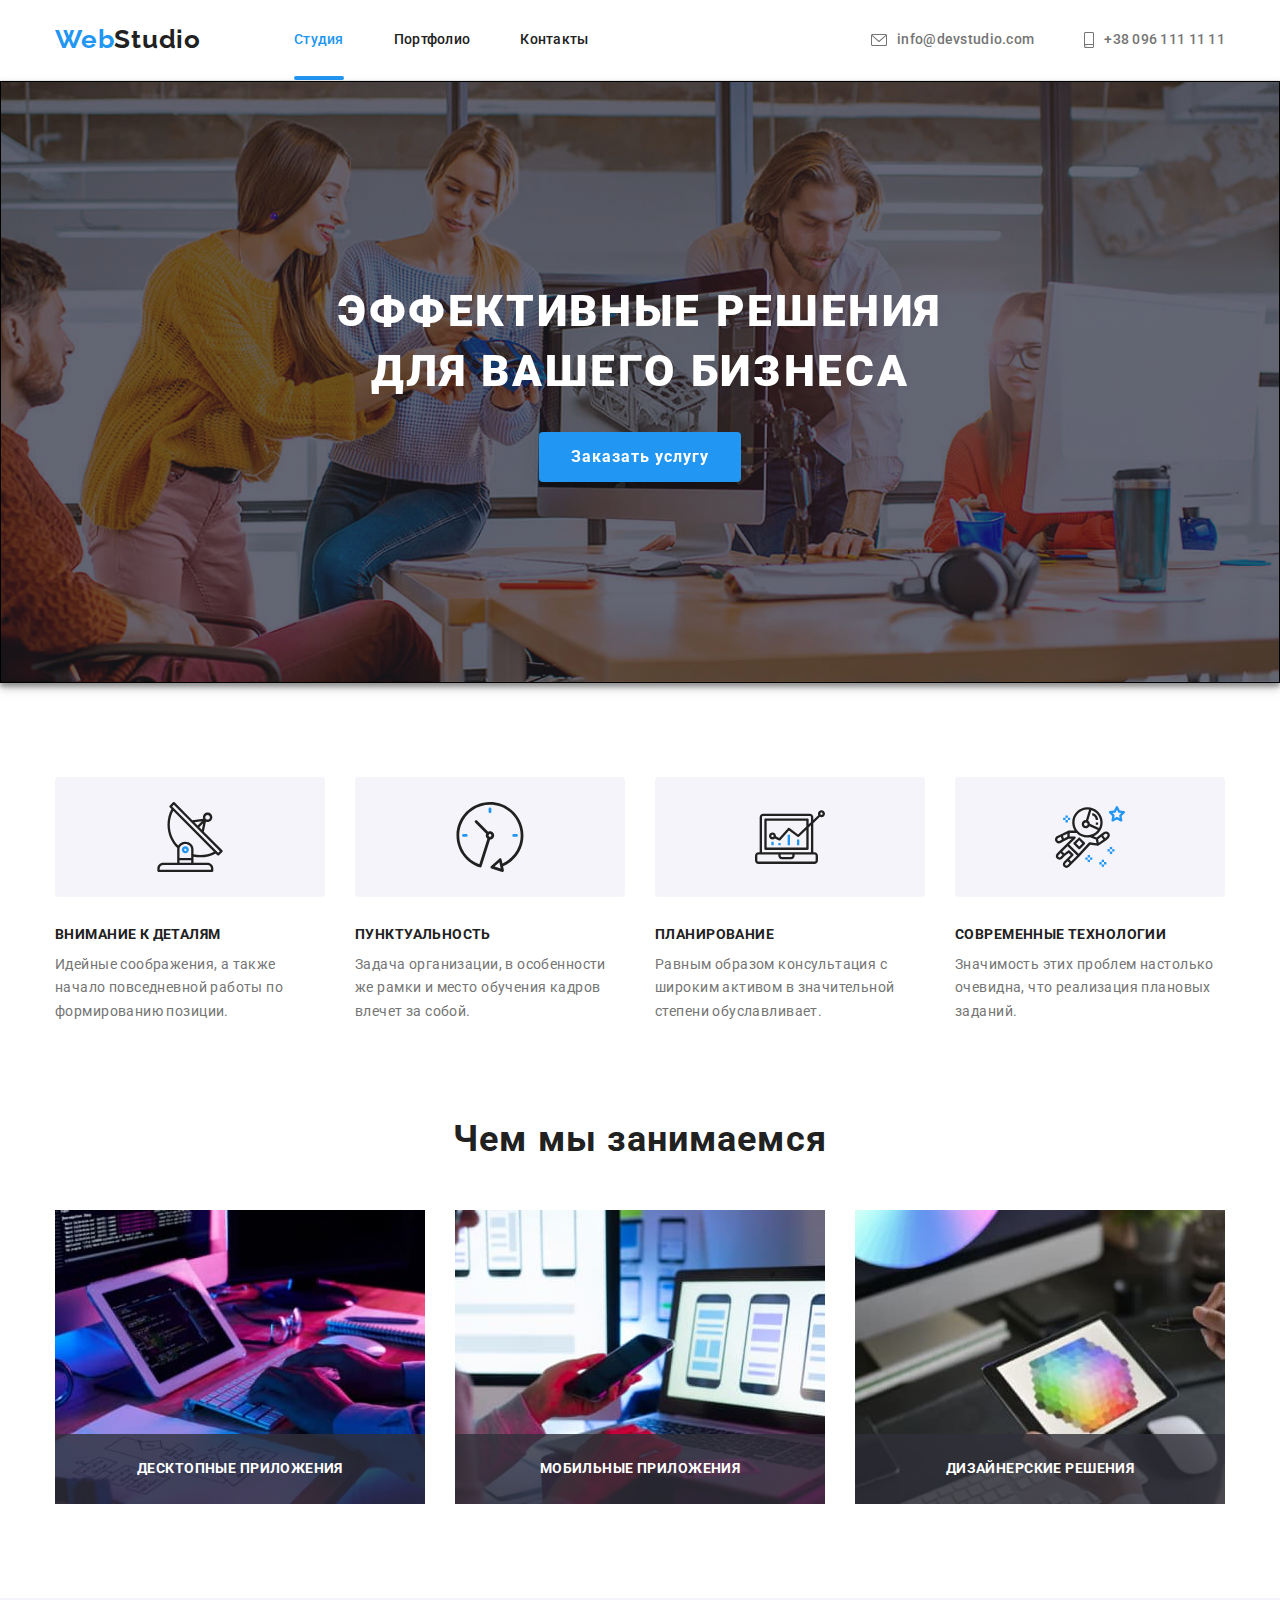
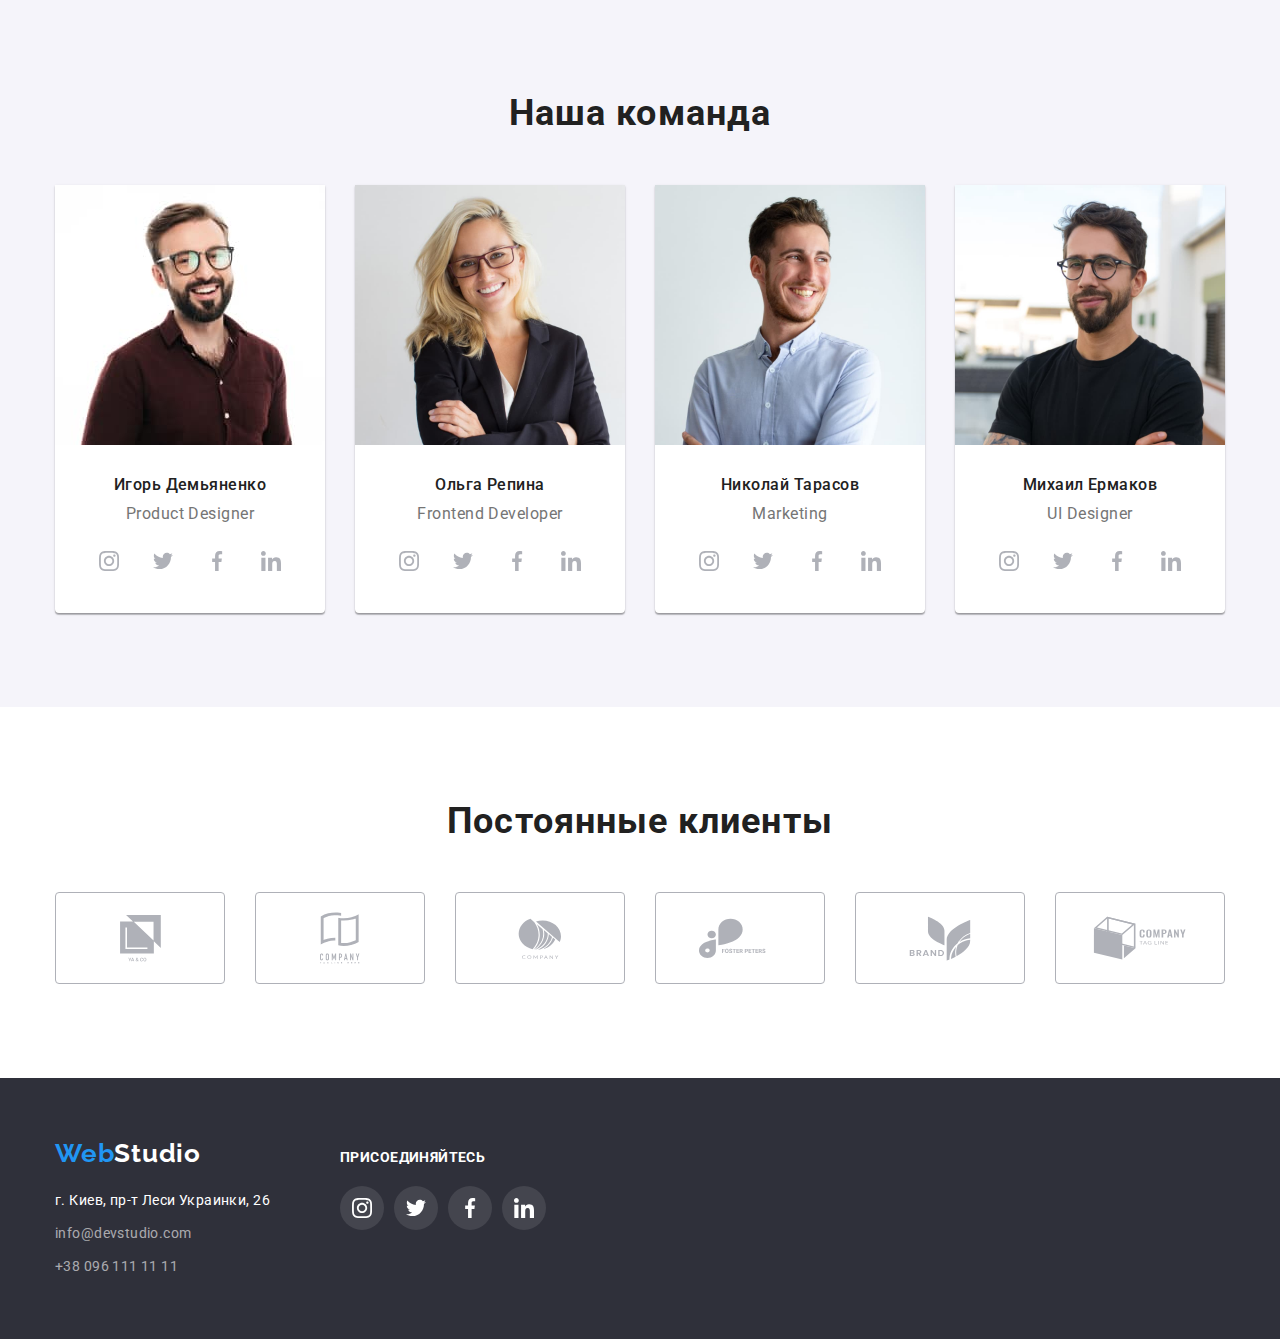
<file: index.html>
<!DOCTYPE html>
<html lang="ru">
  <head>
    <meta charset="UTF-8" />
    <meta http-equiv="X-UA-Compatible" content="IE=edge" />
    <meta name="viewport" content="width=device-width, initial-scale=1.0" />
    <title>WebStudio</title>
    <link rel="preconnect" href="https://fonts.gstatic.com" />
    <link
      href="https://fonts.googleapis.com/css2?family=Raleway:wght@700&family=Roboto:wght@400;500;700;900&display=swap"
      rel="stylesheet"
    />
    <link
      rel="stylesheet"
      href="https://cdnjs.cloudflare.com/ajax/libs/modern-normalize/1.0.0/modern-normalize.min.css"
    />
    <link rel="stylesheet" href="./css/styles.css" />
  </head>
  <body>
    <!-- header -->
    <header class="page-header">
      <div class="container header-container">
        <a href="./index.html" class="logo">Web<span class="logo-span-header">Studio</span></a>
        <nav class="page-nav">
          <ul class="nav-list list">
            <li class="nav-list-item">
              <a href="./index.html" class="current-page nav-link link">Студия</a>
            </li>
            <li class="nav-list-item">
              <a href="./portfolio.html" class="nav-link link">Портфолио</a>
            </li>
            <li class="nav-list-item"><a href="" class="nav-link link">Контакты</a></li>
          </ul>
        </nav>
        <ul class="header-contacts-list list">
          <li class="header-contacts-list-item">
            <a href="mailto:info@devstudio.com" class="header-contacts-link link">
              <svg class="envelope-icon">
                <use href="./images/icons.svg#icon-envelope"></use>
              </svg>
              info@devstudio.com
            </a>
          </li>
          <li class="header-contacts-list-item">
            <a href="tel:+380961111111" class="header-contacts-link link">
              <svg class="smartphone-icon">
                <use href="./images/icons.svg#icon-smartphone"></use>
              </svg>
              +38 096 111 11 11
            </a>
          </li>
        </ul>
      </div>
    </header>
    <!-- header -->
    <main>
      <!-- HERO section -->
      <section class="hero section">
        <div class="container hero-container">
          <h1 class="hero-title">Эффективные решения для вашего бизнеса</h1>
          <button data-modal-open type="button" class="button hero-button">Заказать услугу</button>
        </div>
      </section>
      <!-- HERO section -->

      <!-- advantages section -->
      <section class="advantages-section section">
        <div class="container advantages-container">
          <h2 class="hidden">Преимущества</h2>
          <ul class="advantages-list list">
            <li class="advantages-list-item">
              <div class="advantages-svg-background">
                <svg class="antenna-icon">
                  <use href="./images/icons.svg#icon-antenna"></use>
                </svg>
              </div>
              <h3 class="advantages-title title">Внимание к деталям</h3>
              <p class="advantages-text text">
                Идейные соображения, а также начало повседневной работы по формированию позиции.
              </p>
            </li>
            <li class="advantages-list-item">
              <div class="advantages-svg-background">
                <svg class="clock-icon">
                  <use href="./images/icons.svg#icon-clock"></use>
                </svg>
              </div>
              <h3 class="advantages-title title">Пунктуальность</h3>
              <p class="advantages-text text">
                Задача организации, в особенности же рамки и место обучения кадров влечет за собой.
              </p>
            </li>
            <li class="advantages-list-item">
              <div class="advantages-svg-background">
                <svg class="diagram-icon">
                  <use href="./images/icons.svg#icon-diagram"></use>
                </svg>
              </div>
              <h3 class="advantages-title title">Планирование</h3>
              <p class="advantages-text text">
                Равным образом консультация с широким активом в значительной степени обуславливает.
              </p>
            </li>
            <li class="advantages-list-item">
              <div class="advantages-svg-background">
                <svg class="astronaut-icon">
                  <use href="./images/icons.svg#icon-astronaut"></use>
                </svg>
              </div>
              <h3 class="advantages-title title">Современные технологии</h3>
              <p class="advantages-text text">
                Значимость этих проблем настолько очевидна, что реализация плановых заданий.
              </p>
            </li>
          </ul>
        </div>
      </section>
      <!-- advantages section -->

      <!-- what are we doing section -->
      <section class="what-are-we-doing-section section">
        <div class="container what-are-we-doing-container">
          <h2 class="what-are-we-doing-title title">Чем мы занимаемся</h2>
          <ul class="what-are-we-doing-list list">
            <li class="what-are-we-doing-list-item">
              <div class="img-wawd-container">
                <img
                  src="./images/layout.jpg"
                  alt="Разрабатываем макет"
                  width="370"
                  class="image"
                />
                <p class="wawd-text text">Десктопные приложения</p>
              </div>
            </li>
            <li class="what-are-we-doing-list-item">
              <div class="img-wawd-container">
                <img src="./images/layout1.jpg" alt="Адаптируем макет" width="370" class="image" />
                <p class="wawd-text text">Мобильные приложения</p>
              </div>
            </li>
            <li class="what-are-we-doing-list-item">
              <div class="img-wawd-container">
                <img src="./images/layout2.jpg" alt="Рисуем макет" width="370" class="image" />
                <p class="wawd-text text">Дизайнерские решения</p>
              </div>
            </li>
          </ul>
        </div>
      </section>
      <!-- what are we doing section -->

      <!-- our team section -->
      <section class="our-team-section section">
        <div class="container our-team-container">
          <h2 class="our-team-title title">Наша команда</h2>
          <ul class="our-team-list list">
            <li class="our-team-list-item">
              <img
                src="./images/ihor.jpg"
                alt="Член команды, Product Designer"
                width="270"
                class="img-team image"
              />

              <div class="our-team-text-container">
                <h3 class="our-team-second-title title">Игорь Демьяненко</h3>
                <p class="our-team-text text">Product Designer</p>
                <ul class="our-team-social-media-list list">
                  <li class="our-team-social-media-list-item">
                    <a href="" class="our-team-social-media-list-link link icon-container">
                      <svg class="our-team-social-media-list-item-icon color">
                        <use href="./images/icons.svg#icon-instagram"></use>
                      </svg>
                    </a>
                  </li>
                  <li class="our-team-social-media-list-item">
                    <a href="" class="our-team-social-media-list-link link icon-container">
                      <svg class="our-team-social-media-list-item-icon color">
                        <use href="./images/icons.svg#icon-twitter"></use>
                      </svg>
                    </a>
                  </li>
                  <li class="our-team-social-media-list-item">
                    <a href="" class="our-team-social-media-list-link link icon-container">
                      <svg class="our-team-social-media-list-item-icon color">
                        <use href="./images/icons.svg#icon-facebook"></use>
                      </svg>
                    </a>
                  </li>
                  <li class="our-team-social-media-list-item">
                    <a href="" class="our-team-social-media-list-link link icon-container">
                      <svg class="our-team-social-media-list-item-icon color">
                        <use href="./images/icons.svg#icon-linkedin"></use>
                      </svg>
                    </a>
                  </li>
                </ul>
              </div>
            </li>
            <li class="our-team-list-item">
              <img
                src="./images/olga.jpg"
                alt="Член команды, FrontEnd Developer"
                width="270"
                class="img-team image"
              />

              <div class="our-team-text-container">
                <h3 class="our-team-second-title title">Ольга Репина</h3>
                <p class="our-team-text text">Frontend Developer</p>
                <ul class="our-team-social-media-list list">
                  <li class="our-team-social-media-list-item">
                    <a href="" class="our-team-social-media-list-link link icon-container">
                      <svg class="our-team-social-media-list-item-icon color">
                        <use href="./images/icons.svg#icon-instagram"></use>
                      </svg>
                    </a>
                  </li>
                  <li class="our-team-social-media-list-item">
                    <a href="" class="our-team-social-media-list-link link icon-container">
                      <svg class="our-team-social-media-list-item-icon color">
                        <use href="./images/icons.svg#icon-twitter"></use>
                      </svg>
                    </a>
                  </li>
                  <li class="our-team-social-media-list-item">
                    <a href="" class="our-team-social-media-list-link link icon-container">
                      <svg class="our-team-social-media-list-item-icon color">
                        <use href="./images/icons.svg#icon-facebook"></use>
                      </svg>
                    </a>
                  </li>
                  <li class="our-team-social-media-list-item">
                    <a href="" class="our-team-social-media-list-link link icon-container">
                      <svg class="our-team-social-media-list-item-icon color">
                        <use href="./images/icons.svg#icon-linkedin"></use>
                      </svg>
                    </a>
                  </li>
                </ul>
              </div>
            </li>
            <li class="our-team-list-item">
              <img
                src="./images/nikolay.jpg"
                alt="Член команды, Marketing"
                width="270"
                class="img-team image"
              />

              <div class="our-team-text-container">
                <h3 class="our-team-second-title title">Николай Тарасов</h3>
                <p class="our-team-text text">Marketing</p>
                <ul class="our-team-social-media-list list">
                  <li class="our-team-social-media-list-item">
                    <a href="" class="our-team-social-media-list-link link icon-container">
                      <svg class="our-team-social-media-list-item-icon color">
                        <use href="./images/icons.svg#icon-instagram"></use>
                      </svg>
                    </a>
                  </li>
                  <li class="our-team-social-media-list-item">
                    <a href="" class="our-team-social-media-list-link link icon-container">
                      <svg class="our-team-social-media-list-item-icon color">
                        <use href="./images/icons.svg#icon-twitter"></use>
                      </svg>
                    </a>
                  </li>
                  <li class="our-team-social-media-list-item">
                    <a href="" class="our-team-social-media-list-link link icon-container">
                      <svg class="our-team-social-media-list-item-icon color">
                        <use href="./images/icons.svg#icon-facebook"></use>
                      </svg>
                    </a>
                  </li>
                  <li class="our-team-social-media-list-item">
                    <a href="" class="our-team-social-media-list-link link icon-container">
                      <svg class="our-team-social-media-list-item-icon color">
                        <use href="./images/icons.svg#icon-linkedin"></use>
                      </svg>
                    </a>
                  </li>
                </ul>
              </div>
            </li>
            <li class="our-team-list-item">
              <img
                src="./images/michael.jpg"
                alt="Член команды, UI Designer"
                width="270"
                class="img-team image"
              />

              <div class="our-team-text-container">
                <h3 class="our-team-second-title title">Михаил Ермаков</h3>
                <p class="our-team-text text">UI Designer</p>
                <ul class="our-team-social-media-list list">
                  <li class="our-team-social-media-list-item">
                    <a href="" class="our-team-social-media-list-link link icon-container">
                      <svg class="our-team-social-media-list-item-icon color">
                        <use href="./images/icons.svg#icon-instagram"></use>
                      </svg>
                    </a>
                  </li>
                  <li class="our-team-social-media-list-item">
                    <a href="" class="our-team-social-media-list-link link icon-container">
                      <svg class="our-team-social-media-list-item-icon color">
                        <use href="./images/icons.svg#icon-twitter"></use>
                      </svg>
                    </a>
                  </li>
                  <li class="our-team-social-media-list-item">
                    <a href="" class="our-team-social-media-list-link link icon-container">
                      <svg class="our-team-social-media-list-item-icon color">
                        <use href="./images/icons.svg#icon-facebook"></use>
                      </svg>
                    </a>
                  </li>
                  <li class="our-team-social-media-list-item">
                    <a href="" class="our-team-social-media-list-link link icon-container">
                      <svg class="our-team-social-media-list-item-icon color">
                        <use href="./images/icons.svg#icon-linkedin"></use>
                      </svg>
                    </a>
                  </li>
                </ul>
              </div>
            </li>
          </ul>
        </div>
      </section>

      <section class="clients-section section">
        <div class="clients-section-container container">
          <h2 class="clients-title title">Постоянные клиенты</h2>
          <ul class="clients-list list">
            <li class="clients-list-item">
              <a href="" class="clients-list-item-link client-icon-container link">
                <svg class="client-icon client1 color">
                  <use href="./images/icons.svg#icon-client1"></use>
                </svg>
              </a>
            </li>
            <li class="clients-list-item">
              <a href="" class="clients-list-item-link client-icon-container link">
                <svg class="client-icon client2 color">
                  <use href="./images/icons.svg#icon-client2"></use>
                </svg>
              </a>
            </li>
            <li class="clients-list-item">
              <a href="" class="clients-list-item-link client-icon-container link">
                <svg class="client-icon client3 color">
                  <use href="./images/icons.svg#icon-client3"></use>
                </svg>
              </a>
            </li>
            <li class="clients-list-item">
              <a href="" class="clients-list-item-link client-icon-container link">
                <svg class="client-icon client4 color">
                  <use href="./images/icons.svg#icon-client4"></use>
                </svg>
              </a>
            </li>
            <li class="clients-list-item">
              <a href="" class="clients-list-item-link client-icon-container link">
                <svg class="client-icon client5 color">
                  <use href="./images/icons.svg#icon-client5"></use>
                </svg>
              </a>
            </li>
            <li class="clients-list-item">
              <a href="" class="clients-list-item-link client-icon-container link">
                <svg class="client-icon client6 color">
                  <use href="./images/icons.svg#icon-client6"></use>
                </svg>
              </a>
            </li>
          </ul>
        </div>
      </section>
      <!-- our team section -->
    </main>
    <!-- footer -->
    <footer class="page-footer">
      <div class="container footer-container">
        <div class="address-container">
          <a href="./index.html" class="logo">Web<span class="footer-logo">Studio</span></a>
          <address class="page-address">
            <p class="address-text text">г. Киев, пр-т Леси Украинки, 26</p>
            <ul class="address-list list">
              <li class="address-list-item">
                <a href="mailto:info@devstudio.com" class="address-link link">info@devstudio.com</a>
              </li>
              <li class="address-list-item">
                <a href="tel:+380961111111" class="address-link link">+38 096 111 11 11</a>
              </li>
            </ul>
          </address>
        </div>
        <div>
          <section class="social-media-section section">
            <h2 class="footer-soc-media-title">Наши социальные сети</h2>
            <p class="social-media-section-text text">присоединяйтесь</p>
            <ul class="social-media-list list">
              <li class="social-media-list-item">
                <a href="" class="social-media-list-item-link link">
                  <svg class="social-media-icon">
                    <use href="./images/icons.svg#icon-instagram"></use>
                  </svg>
                </a>
              </li>
              <li class="social-media-list-item">
                <a href="" class="social-media-list-item-link link">
                  <svg class="social-media-icon">
                    <use href="./images/icons.svg#icon-twitter"></use>
                  </svg>
                </a>
              </li>
              <li class="social-media-list-item">
                <a href="" class="social-media-list-item-link link">
                  <svg class="social-media-icon">
                    <use href="./images/icons.svg#icon-facebook"></use>
                  </svg>
                </a>
              </li>
              <li class="social-media-list-item">
                <a href="" class="social-media-list-item-link link">
                  <svg class="social-media-icon">
                    <use href="./images/icons.svg#icon-linkedin"></use>
                  </svg>
                </a>
              </li>
            </ul>
          </section>
        </div>
      </div>
    </footer>
    <!-- footer -->
    <div class="backdrop is-hidden" data-modal>
      <div class="modal">
        <button type="button" class="close-button" data-modal-close>
          <svg class="close-icon">
            <use href="./images/icons.svg#icon-close"></use>
          </svg>
        </button>
      </div>
    </div>
    <script src="./js/modal.js"></script>
  </body>
</html>
</file>
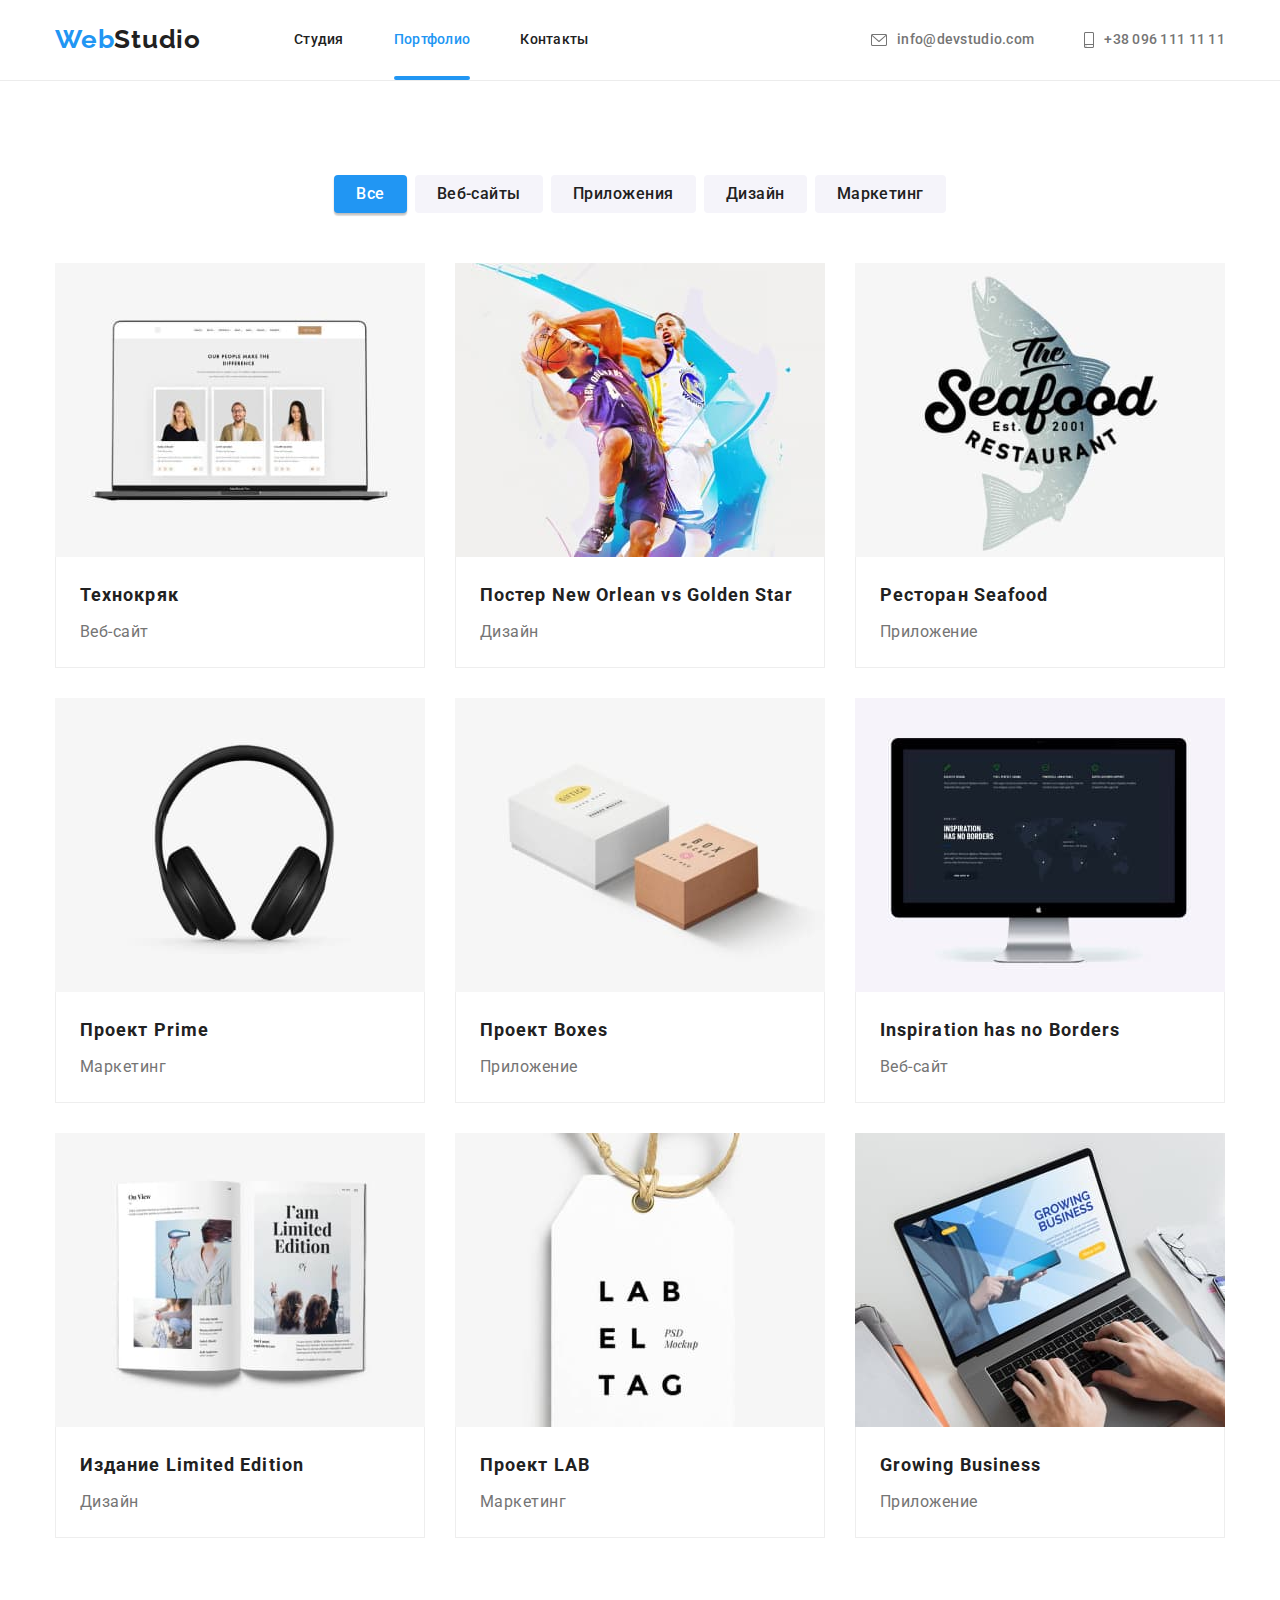
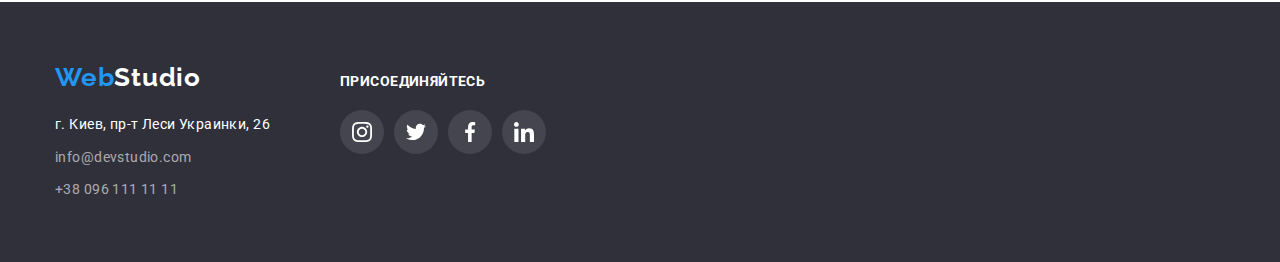
<file: portfolio.html>
<!DOCTYPE html>
<html lang="ru">
  <head>
    <meta charset="UTF-8" />
    <meta http-equiv="X-UA-Compatible" content="IE=edge" />
    <meta name="viewport" content="width=device-width, initial-scale=1.0" />
    <title>Портфолио</title>
    <link rel="preconnect" href="https://fonts.gstatic.com" />
    <link
      href="https://fonts.googleapis.com/css2?family=Raleway:wght@700&family=Roboto:wght@400;500;700;900&display=swap"
      rel="stylesheet"
    />
    <link
      rel="stylesheet"
      href="https://cdnjs.cloudflare.com/ajax/libs/modern-normalize/1.0.0/modern-normalize.min.css"
    />
    <link rel="stylesheet" href="./css/styles.css" />
  </head>
  <body>
    <!-- header -->
    <header class="page-header">
      <div class="container header-container">
        <a href="./index.html" class="logo">Web<span class="logo-span-header">Studio</span></a>
        <nav class="page-nav">
          <ul class="nav-list list">
            <li class="nav-list-item">
              <a href="./index.html" class="nav-link link">Студия</a>
            </li>
            <li class="nav-list-item">
              <a href="./portfolio.html" class="current-page nav-link link">Портфолио</a>
            </li>
            <li class="nav-list-item"><a href="" class="nav-link link">Контакты</a></li>
          </ul>
        </nav>
        <ul class="header-contacts-list list">
          <li class="header-contacts-list-item">
            <a href="mailto:info@devstudio.com" class="header-contacts-link link">
              <svg class="envelope-icon">
                <use href="./images/icons.svg#icon-envelope"></use>
              </svg>
              info@devstudio.com
            </a>
          </li>
          <li class="header-contacts-list-item">
            <a href="tel:+380961111111" class="header-contacts-link link">
              <svg class="smartphone-icon">
                <use href="./images/icons.svg#icon-smartphone"></use>
              </svg>
              +38 096 111 11 11
            </a>
          </li>
        </ul>
      </div>
    </header>
    <!-- header -->
    <main>
      <!-- portfolio section -->
      <section class="portfolio-section section">
        <div class="container portfolio-container">
          <h1 class="hidden">Наше Портфолио</h1>
          <!-- filter buttons -->
          <ul class="filter-buttons list">
            <li class="filter-buttons-item">
              <button type="button" class="button current-button">Все</button>
            </li>
            <li class="filter-buttons-item">
              <button type="button" class="button">Веб-сайты</button>
            </li>
            <li class="filter-buttons-item">
              <button type="button" class="button">Приложения</button>
            </li>
            <li class="filter-buttons-item">
              <button type="button" class="button">Дизайн</button>
            </li>
            <li class="filter-buttons-item">
              <button type="button" class="button">Маркетинг</button>
            </li>
          </ul>
          <!-- filter buttons -->

          <!-- portfolio list -->
          <ul class="portfolio-list list">
            <li class="portfolio-list-item">
              <a href="" class="portfolio-list-link link">
                <div class="card-wrapper">
                  <div class="img-portfolio-container">
                    <img
                      src="./images/technokryak.jpg"
                      alt="Веб-сайт"
                      width="370"
                      class="img-portfolio image"
                    />
                    <div class="portfolio-img-overlay">
                      <p class="portfolio-non-hovered-text text">
                        Технокряк это современная площадка распространения коронавируса. Компании
                        используют эту платформу для цифрового шпионажа и атак на защищённые сервера
                        конкурентов.
                      </p>
                    </div>
                  </div>
                  <div class="text-wrapper">
                    <h2 class="portfolio-title title">Технокряк</h2>
                    <p class="portfolio-text text">Веб-сайт</p>
                  </div>
                </div>
              </a>
            </li>
            <li class="portfolio-list-item">
              <a href="" class="portfolio-list-link link">
                <div class="card-wrapper">
                  <div class="img-portfolio-container">
                    <img
                      src="./images/design.jpg"
                      alt="Дизайн"
                      width="370"
                      class="img-portfolio image"
                    />
                    <div class="portfolio-img-overlay">
                      <p class="portfolio-non-hovered-text text">
                        Технокряк это современная площадка распространения коронавируса. Компании
                        используют эту платформу для цифрового шпионажа и атак на защищённые сервера
                        конкурентов.
                      </p>
                    </div>
                  </div>
                  <div class="text-wrapper">
                    <h2 class="portfolio-title title">Постер New Orlean vs Golden Star</h2>
                    <p class="portfolio-text text">Дизайн</p>
                  </div>
                </div>
              </a>
            </li>
            <li class="portfolio-list-item">
              <a href="" class="portfolio-list-link link">
                <div class="card-wrapper">
                  <div class="img-portfolio-container">
                    <img
                      src="./images/app.jpg"
                      alt="Приложение"
                      width="370"
                      class="img-portfolio image"
                    />
                    <div class="portfolio-img-overlay">
                      <p class="portfolio-non-hovered-text text">
                        Технокряк это современная площадка распространения коронавируса. Компании
                        используют эту платформу для цифрового шпионажа и атак на защищённые сервера
                        конкурентов.
                      </p>
                    </div>
                  </div>
                  <div class="text-wrapper">
                    <h2 class="portfolio-title title">Ресторан Seafood</h2>
                    <p class="portfolio-text text">Приложение</p>
                  </div>
                </div>
              </a>
            </li>
            <li class="portfolio-list-item">
              <a href="" class="portfolio-list-link link">
                <div class="card-wrapper">
                  <div class="img-portfolio-container">
                    <img
                      src="./images/marketing.jpg"
                      alt="Маркетинг"
                      width="370"
                      class="img-portfolio image"
                    />
                    <div class="portfolio-img-overlay">
                      <p class="portfolio-non-hovered-text text">
                        Технокряк это современная площадка распространения коронавируса. Компании
                        используют эту платформу для цифрового шпионажа и атак на защищённые сервера
                        конкурентов.
                      </p>
                    </div>
                  </div>
                  <div class="text-wrapper">
                    <h2 class="portfolio-title title">Проект Prime</h2>
                    <p class="portfolio-text text">Маркетинг</p>
                  </div>
                </div>
              </a>
            </li>
            <li class="portfolio-list-item">
              <a href="" class="portfolio-list-link link">
                <div class="card-wrapper">
                  <div class="img-portfolio-container">
                    <img
                      src="./images/app-boxes.jpg"
                      alt="Приложение"
                      width="370"
                      class="img-portfolio image"
                    />
                    <div class="portfolio-img-overlay">
                      <p class="portfolio-non-hovered-text text">
                        Технокряк это современная площадка распространения коронавируса. Компании
                        используют эту платформу для цифрового шпионажа и атак на защищённые сервера
                        конкурентов.
                      </p>
                    </div>
                  </div>
                  <div class="text-wrapper">
                    <h2 class="portfolio-title title">Проект Boxes</h2>
                    <p class="portfolio-text text">Приложение</p>
                  </div>
                </div>
              </a>
            </li>
            <li class="portfolio-list-item">
              <a href="" class="portfolio-list-link link">
                <div class="card-wrapper">
                  <div class="img-portfolio-container">
                    <img
                      src="./images/website.jpg"
                      alt="Веб-сайт"
                      width="370"
                      class="img-portfolio image"
                    />
                    <div class="portfolio-img-overlay">
                      <p class="portfolio-non-hovered-text text">
                        Технокряк это современная площадка распространения коронавируса. Компании
                        используют эту платформу для цифрового шпионажа и атак на защищённые сервера
                        конкурентов.
                      </p>
                    </div>
                  </div>
                  <div class="text-wrapper">
                    <h2 class="portfolio-title title">Inspiration has no Borders</h2>
                    <p class="portfolio-text text">Веб-сайт</p>
                  </div>
                </div>
              </a>
            </li>
            <li class="portfolio-list-item">
              <a href="" class="portfolio-list-link link">
                <div class="card-wrapper">
                  <div class="img-portfolio-container">
                    <img
                      src="./images/design-limited.jpg"
                      alt="Дизайн"
                      width="370"
                      class="img-portfolio image"
                    />
                    <div class="portfolio-img-overlay">
                      <p class="portfolio-non-hovered-text text">
                        Технокряк это современная площадка распространения коронавируса. Компании
                        используют эту платформу для цифрового шпионажа и атак на защищённые сервера
                        конкурентов.
                      </p>
                    </div>
                  </div>
                  <div class="text-wrapper">
                    <h2 class="portfolio-title title">Издание Limited Edition</h2>
                    <p class="portfolio-text text">Дизайн</p>
                  </div>
                </div>
              </a>
            </li>
            <li class="portfolio-list-item">
              <a href="" class="portfolio-list-link link">
                <div class="card-wrapper">
                  <div class="img-portfolio-container">
                    <img
                      src="./images/marketing-lab.jpg"
                      alt="Маркетинг"
                      width="370"
                      class="img-portfolio image"
                    />
                    <div class="portfolio-img-overlay">
                      <p class="portfolio-non-hovered-text text">
                        Технокряк это современная площадка распространения коронавируса. Компании
                        используют эту платформу для цифрового шпионажа и атак на защищённые сервера
                        конкурентов.
                      </p>
                    </div>
                  </div>
                  <div class="text-wrapper">
                    <h2 class="portfolio-title title">Проект LAB</h2>
                    <p class="portfolio-text text">Маркетинг</p>
                  </div>
                </div>
              </a>
            </li>
            <li class="portfolio-list-item">
              <a href="" class="portfolio-list-link link">
                <div class="card-wrapper">
                  <div class="img-portfolio-container">
                    <img
                      src="./images/app-buisness.jpg"
                      alt="Приложение"
                      width="370"
                      class="img-portfolio image"
                    />
                    <div class="portfolio-img-overlay">
                      <p class="portfolio-non-hovered-text text">
                        Технокряк это современная площадка распространения коронавируса. Компании
                        используют эту платформу для цифрового шпионажа и атак на защищённые сервера
                        конкурентов.
                      </p>
                    </div>
                  </div>
                  <div class="text-wrapper">
                    <h2 class="portfolio-title title">Growing Business</h2>
                    <p class="portfolio-text text">Приложение</p>
                  </div>
                </div>
              </a>
            </li>
          </ul>
          <!-- portfolio list -->
        </div>
      </section>
      <!-- portfolio section -->
    </main>
    <!-- footer -->
    <footer class="page-footer">
      <div class="container footer-container">
        <div class="address-container">
          <a href="./index.html" class="logo">Web<span class="footer-logo">Studio</span></a>
          <address class="page-address">
            <p class="address-text text">г. Киев, пр-т Леси Украинки, 26</p>
            <ul class="address-list list">
              <li class="address-list-item">
                <a href="mailto:info@devstudio.com" class="address-link link">info@devstudio.com</a>
              </li>
              <li class="address-list-item">
                <a href="tel:+380961111111" class="address-link link">+38 096 111 11 11</a>
              </li>
            </ul>
          </address>
        </div>
        <div>
          <section class="social-media-section section">
            <h2 class="footer-soc-media-title">Наши социальные сети</h2>
            <p class="social-media-section-text text">присоединяйтесь</p>
            <ul class="social-media-list list">
              <li class="social-media-list-item">
                <a href="" class="social-media-list-item-link link">
                  <svg class="social-media-icon">
                    <use href="./images/icons.svg#icon-instagram"></use>
                  </svg>
                </a>
              </li>
              <li class="social-media-list-item">
                <a href="" class="social-media-list-item-link link">
                  <svg class="social-media-icon">
                    <use href="./images/icons.svg#icon-twitter"></use>
                  </svg>
                </a>
              </li>
              <li class="social-media-list-item">
                <a href="" class="social-media-list-item-link link">
                  <svg class="social-media-icon">
                    <use href="./images/icons.svg#icon-facebook"></use>
                  </svg>
                </a>
              </li>
              <li class="social-media-list-item">
                <a href="" class="social-media-list-item-link link">
                  <svg class="social-media-icon">
                    <use href="./images/icons.svg#icon-linkedin"></use>
                  </svg>
                </a>
              </li>
            </ul>
          </section>
        </div>
      </div>
    </footer>
    <!-- footer -->
  </body>
</html>
</file>
<file: css/styles.css>
:root {
  --main-active-color: #2196f3;
  --background-color: #ffffff;
  --title-color: #212121;
  --hero-background-color: #2f303a;
  --text-color: #757575;
  --transparent-white-color: rgba(255, 255, 255, 0.6);
  --white-buttons-color: #f5f4fa;
  --header-border: #ececec;
  --portfolio-item-border: #eeeeee;
  --social-meadia-logo: #afb1b8;
  --wawd-text-color: rgba(47, 48, 58, 0.8);
  --card-overlay-color: rgba(33, 150, 243, 0.9);
  --backdrop-color: rgba(0, 0, 0, 0.2);
  --transition: cubic-bezier(0.4, 0, 0.2, 1);
  --close-border-color: rgba(0, 0, 0, 0.1);
}

/* body styles */
body {
  background-color: var(--background-color);
  font-family: Roboto, sans-serif;
  font-style: normal;
}

ul {
  margin: 0;
  padding: 0;
}

image {
  display: block;
  max-width: 100%;
  height: auto;
}
/* body styles */

/* HIDDEN */
.hidden {
  color: transparent;

  font-size: 0px;
  line-height: 0;
}
/* HIDDEN */

/* container */
.container {
  width: 1200px;
  padding-left: 15px;
  padding-right: 15px;
  margin-left: auto;
  margin-right: auto;
}
/* container */

/* section defolt top and bootom paddings */
.section {
  padding-top: 94px;
  padding-bottom: 94px;
}
/* section defolt top and bootom paddings */

/* add text and title defolt styles */
.title {
  font-weight: 700;
  font-size: 14px;
  line-height: 1.14;
  letter-spacing: 0.03em;

  color: var(--title-color);
}

.text {
  font-weight: 400;
  font-size: 14px;
  line-height: 1.71;
  letter-spacing: 0.03em;

  color: var(--text-color);
}
/* add text and title defolt styles */

/* add button defolt button styles */
.button {
  cursor: pointer;
  border: 0px;

  font-weight: 500;
  font-size: 16px;
  line-height: 1.62;
  text-align: center;
  letter-spacing: 0.03em;
  white-space: nowrap;

  transition: color 250ms var(--transition),
  background-color 250ms var(--transition), 
  box-shadow 250ms var(--transition);

  color: var(--title-color);
  background-color: var(--white-buttons-color);

  padding: 6px 22px;
  border-radius: 4px;
}

.button:hover,
.button:focus {
  color: var(--background-color);
  background-color: var(--main-active-color);
}

.current-button {
  color: var(--background-color);
  background-color: var(--main-active-color);
}
/* add button defolt button styles */

/* delete styles for links and lists */
.link {
  text-decoration: none;
  color: var(--title-color);
  /* transition: color 250ms cubic-bezier(0.4, 0, 0.2, 1),
    background-color 250ms cubic-bezier(0.4, 0, 0.2, 1); */
}

.color {
  transition: fill 250ms cubic-bezier(0.4, 0, 0.2, 1);
}

.list {
  list-style: none;
}
/* delete styles for links and lists */

.image {
  display: block;
}

/* add my own defolt link styles */
.link:hover,
.link:focus {
  color: var(--main-active-color);
  /* transition: color 250ms cubic-bezier(0.4, 0, 0.2, 1); */
}
/* add my own defolt link styles */

/* backdrop */
.backdrop.is-hidden,
.backdrop {
  position: fixed;

  top: 0;
  left: 0;

  width: 100%;
  height: 100%;

  opacity: 0;
  pointer-events: none;

  transition: opacity 250ms var(--transition), transform 250ms var(--transition);

  background-color: var(--backdrop-color);
}

.backdrop {
  opacity: 1;
  pointer-events: all;
}

/* modal */
.backdrop.is-hidden .modal {
  transform: translate(-50%, -50%) scale(1.1);
  border-radius: 10px;
  opacity: 0;
}

.modal {
  position: absolute;

  top: 50%;
  left: 50%;

  width: 528px;
  height: 581px;

  border-radius: 0;

  opacity: 1;

  transform: translate(-50%, -50%) scale(1);
  transition: transform 250ms var(--transition), 
  opacity 250ms var(--transition),
  border-radius 250ms var(--transition);

  background-color: var(--background-color);
}

/* close container */
.close-button {
  position: absolute;

  top: 8px;
  right: 8px;

  width: 30px;
  height: 30px;
  border: 1px solid var(--close-border-color);
  border-radius: 50%;

  cursor: pointer;

  background-color: var(--background-color);
}

.close-button:hover .close-icon, 
.close-button:focus .close-icon{
  fill: var(--main-active-color);
  transition: fill 250ms var(--transition);
}

.close-icon {
  width: 11px;
  height: 11px;

  position: absolute;

  top: 50%;
  left: 50%;

  transform: translate(-50%, -50%);
}
/* close container */

/* modal */

/* backdrop */

/* header */
.page-header {
  border-bottom: 1px solid var(--header-border);
}

.header-container {
  display: flex;
  align-items: center;
}

.logo {
  color: var(--main-active-color);

  font-family: Raleway;
  font-weight: 700;
  font-size: 26px;
  line-height: 1.19;
  letter-spacing: 0.03em;
  text-decoration: none;

  padding-top: 24px;
  padding-bottom: 25px;
  margin-right: 93px;
}

.logo-span-header {
  color: var(--title-color);
}

.page-nav {
  margin-right: auto;
}

.nav-list {
  display: flex;
  padding: 0;
  margin-top: 0;
  margin-bottom: 0;
}

.current-page.nav-link {
  color: var(--main-active-color);
}

.current-page {
  position: relative;
}

.current-page::after {
  content: '';

  position: absolute;

  border: 2px solid var(--main-active-color);
  border-radius: 2px;
  background-color: var(--main-active-color);

  bottom: 0;
  left: 0;
  width: 100%;
}

.nav-link {
  font-weight: 500;
  font-size: 14px;
  line-height: 1.14;
  letter-spacing: 0.02em;

  transition: color 250ms var(--transition);

  color: var(--title-color);

  display: block;
  padding-top: 32px;
  padding-bottom: 32px;
}

.nav-list-item:not(:last-child) {
  margin-right: 50px;
}

.header-contacts-list {
  display: flex;
  padding-left: 0;
  margin-top: 0;
  margin-bottom: 0;
}

.header-contacts-list-item:not(:last-child) {
  margin-right: 50px;
}

.header-contacts-link {
  font-weight: 500;
  font-size: 14px;
  line-height: 1.14;
  letter-spacing: 0.02em;

  display: flex;
  align-items: center;

  transition: color 250ms var(--transition);

  padding-top: 32px;
  padding-bottom: 32px;
  
  color: var(--text-color);
}

.envelope-icon {
  fill: currentColor;

  display: block;
  width: 16px;
  height: 12px;
  margin-right: 10px;
}

.smartphone-icon {
  fill: currentColor;

  width: 10px;
  height: 16px;
  margin-right: 10px;
}

/* header */

/* main studio(index)*/
/* main studio(index)*/
/* main studio(index)*/

/* hero section */
.hero {
  border: 1px solid #000000;
  box-shadow: 0px 4px 4px rgba(0, 0, 0, 0.25);
  filter: drop-shadow(0px 4px 4px rgba(0, 0, 0, 0.25));

  /* background-image: ; */
  background-image: linear-gradient(to right, rgba(47, 48, 58, 0.4), rgba(47, 48, 58, 0.4)),
    url('../images/hero1.jpg');
  background-repeat: no-repeat;
  max-width: 1600px;
  background-position: center;
  background-size: cover;

  background-color: var(--hero-background-color);

  padding-top: 200px;
  padding-bottom: 200px;
  margin: 0 auto;
}

.hero-container {
  text-align: center;
  /* background-color: var(--hero-background-color); */
}

.hero-title {
  font-weight: 900;
  font-size: 44px;
  line-height: 1.36;
  letter-spacing: 0.06em;
  text-transform: uppercase;
  text-align: center;

  color: var(--background-color);

  margin-left: auto;
  margin-right: auto;
  margin-bottom: 30px;
  margin-top: 0;
  display: block;
  width: 696px;
}

.hero-button {
  font-family: Roboto;
  font-style: normal;
  font-weight: 700;
  font-size: 16px;
  line-height: 1.87;
  letter-spacing: 0.06em;
  text-align: center;

  color: var(--background-color);
  background-color: var(--main-active-color);

  display: block;
  padding: 10px 32px;
  border-radius: 4px;
  box-shadow: 0px 4px 4px rgba(0, 0, 0, 0.15);
  margin: 0 auto;
}
/* hero section */

/* advantages section */

.advantages-list {
  display: flex;
  padding-left: 0;
  margin-top: 0;
  margin-bottom: 0;
}

.advantages-list-item:not(:last-child) {
  margin-right: 30px;
}

.advantages-svg-background {
  width: 270px;
  height: 120px;

  border-radius: 4px;
  margin-bottom: 30px;

  display: flex;
  justify-content: center;
  align-items: center;

  background-color: var(--white-buttons-color);
}

.antenna-icon {
  width: 70px;
  height: 70px;
}

.clock-icon {
  width: 70px;
  height: 70px;
}

.diagram-icon {
  width: 70px;
  height: 70px;
}

.astronaut-icon {
  width: 70px;
  height: 70px;
}

.advantages-title {
  text-transform: uppercase;
  margin-top: 0;
  margin-bottom: 10px;
}

.advantages-text {
  margin-top: 0;
  margin-bottom: 0;
}
/* advantages section */

/* what are we doing section */
.what-are-we-doing-section {
  padding-top: 0;
}

.what-are-we-doing-title {
  font-size: 36px;
  line-height: 1.17;
  text-align: center;

  margin-top: 0;
  margin-bottom: 50px;
}

.what-are-we-doing-list {
  display: flex;
  padding-left: 0;
}

.what-are-we-doing-list-item:not(:last-child) {
  margin-right: 30px;
}

.img-wawd-container {
  position: relative;
}

.wawd-text {
  font-weight: 700;
  line-height: 1.14;
  text-align: center;
  text-transform: uppercase;

  margin: 0;

  position: absolute;

  bottom: 0;
  left: 0;

  width: 100%;
  height: 70px;

  display: flex;
  align-items: center;
  justify-content: center;

  color: var(--background-color);
  background-color: var(--wawd-text-color);
}

/* what are we doing section */

/* our team section */
.our-team-section {
  background-color: var(--white-buttons-color);
}

.our-team-title {
  font-size: 36px;
  line-height: 1.17;
  text-align: center;
  margin-top: 0;
  margin-bottom: 50px;
}

.our-team-list {
  display: flex;
}

.our-team-social-media-list {
  display: flex;
}

.our-team-list-item {
  background: var(--background-color);

  box-shadow: 0px 1px 3px rgba(0, 0, 0, 0.12), 0px 1px 1px rgba(0, 0, 0, 0.14),
    0px 2px 1px rgba(0, 0, 0, 0.2);
  border-radius: 0px 0px 4px 4px;

  padding-top: 0;
  /* padding-right: 32px;
  padding-bottom: 30px;
  padding-left: 32px; */
}

.our-team-list-item:not(:last-child) {
  margin-right: 30px;
}

.our-team-social-media-list-item:not(:last-child) {
  margin-right: 10px;
}

.our-team-second-title {
  font-weight: 500;
  font-size: 16px;
  line-height: 1.19;
  text-align: center;

  margin-top: 0;
  margin-bottom: 10px;
}

.our-team-text {
  font-size: 16px;
  line-height: 1.19;
  text-align: center;

  margin-top: 0;
  margin-bottom: 16px;
}

.our-team-social-media-list-link {
  width: 44px;
  height: 44px;

  transition: background-color 250ms var(--transition);
}

.our-team-social-media-list-link {
  border-radius: 50%;


}

.icon-container {
  display: flex;
  justify-content: center;
  align-items: center;
}

.our-team-social-media-list-item-icon {
  width: 20px;
  height: 20px;
  fill: var(--social-meadia-logo);
}

.our-team-text-container {
  padding-top: 30px;
  padding-right: 32px;
  padding-bottom: 30px;
  padding-left: 32px;
}

.our-team-social-media-list-link:hover,
.our-team-social-media-list-link:focus {
  background-color: var(--main-active-color);
  border-radius: 50%;
}

.our-team-social-media-list-link:hover .our-team-social-media-list-item-icon,
.our-team-social-media-list-link:focus .our-team-social-media-list-item-icon {
  fill: var(--background-color);
}
/* our team section */

/* clients section */

.clients-title {
  text-align: center;
  font-size: 36px;
  line-height: 1.16;

  margin-top: 0;
  margin-bottom: 50px;
}

.clients-list {
  display: flex;
  justify-content: center;
}

.clients-list-item:not(:last-child) {
  margin-right: 30px;
}

.clients-list-item-link {
  border: 1px solid var(--social-meadia-logo);
  border-radius: 4px;
  transition: border-color 250ms var(--transition);
}

.clients-list-item-link:hover,
.clients-list-item-link:focus {
  border-color: var(--main-active-color);
  /* transition: border-color 250ms cubic-bezier(0.4, 0, 0.2, 1); */
}

.client-icon-container {
  display: flex;
  justify-content: center;
  align-items: center;

  width: 170px;
  height: 92px;
}

.client-icon {
  fill: var(--social-meadia-logo);
}

.client1 {
  width: 41px;
  height: 46.7px;
}

.client2 {
  width: 40px;
  height: 52px;
}

.client3 {
  width: 43.46px;
  height: 41.18px;
}

.client4 {
  width: 84.44px;
  height: 40.62px;
}

.client5 {
  width: 62.54px;
  height: 45.43px;
}

.client6 {
  width: 93.79px;
  height: 43.93px;
}

.clients-list-item-link:hover .client-icon,
.clients-list-item-link:focus .client-icon {
  fill: var(--main-active-color);
}

/* clients section */

/* main studio(index)*/
/* main studio(index)*/
/* main studio(index)*/

/* main portfolio */
/* main portfolio */
/* main portfolio */

/* portfolio section */
.filter-buttons {
  display: flex;
  justify-content: center;

  padding-left: 0;
  margin-top: 0;
  margin-bottom: 50px;
}

.current-button {
  box-shadow: 0px 3px 1px rgba(0, 0, 0, 0.1), 0px 1px 2px rgba(0, 0, 0, 0.08),
    0px 2px 2px rgba(0, 0, 0, 0.12);
  border-radius: 4px;
}

.filter-buttons .button:hover,
.filter-buttons .button:focus {
  box-shadow: 0px 3px 1px rgba(0, 0, 0, 0.1), 0px 1px 2px rgba(0, 0, 0, 0.08),
    0px 2px 2px rgba(0, 0, 0, 0.12);
  border-radius: 4px;
}

.filter-buttons-item:not(:last-child) {
  margin-right: 8px;
}

.portfolio-list {
  display: flex;
  flex-wrap: wrap;
  padding-left: 0;
  margin-top: 0;
  margin-bottom: -30px;
  margin-right: -30px;
}

.portfolio-list-link .card-wrapper{
  box-shadow: none;
  transition: box-shadow 250ms var(--transition);
}

.portfolio-list-item {
  margin-bottom: 30px;
}

.portfolio-list-item:not(:nth-child(3n)) {
  margin-right: 30px;
}

.portfolio-list-item:nth-last-child(-n + 3) {
  margin-bottom: 0;
}

.portfolio-list-link:hover .card-wrapper,
.portfolio-list-link:focus .card-wrapper {
  box-shadow: 0px 1px 1px rgba(0, 0, 0, 0.12), 0px 4px 4px rgba(0, 0, 0, 0.06),
    1px 4px 6px rgba(0, 0, 0, 0.16);
}

.img-portfolio-container {
  position: relative;

  overflow: hidden;
}

.portfolio-img-overlay {
  display: block;
  position: absolute;
  width: 100%;
  height: 100%;
  background-color: var(--card-overlay-color);
  opacity: 0;
  top: 100%;
  transition: opacity 250ms cubic-bezier(0.4, 0, 0.2, 1), top 250ms cubic-bezier(0.4, 0, 0.2, 1);
}

.portfolio-non-hovered-text {
  position: absolute;

  top: 50%;
  left: 50%;
  transform: translate(-50%, -50%);
  opacity: 0;

  transition: transform 250ms cubic-bezier(0.4, 0, 0.2, 1),
    opacity 250ms cubic-bezier(0.4, 0, 0.2, 1);

  font-size: 18px;
  line-height: 1.56;

  width: 322px;
  height: 168px;

  margin: 0;

  color: var(--background-color);
}

.portfolio-list-link:hover .portfolio-non-hovered-text,
.portfolio-list-link:focus .portfolio-non-hovered-text {
  opacity: 1;
}

.portfolio-list-link:hover .portfolio-img-overlay,
.portfolio-list-link:focus .portfolio-img-overlay {
  top: 0%;
  opacity: 1;
}

.text-wrapper {
  border-color: var(--portfolio-item-border);
  border-style: solid;
  border-left-width: 1px;
  border-right-width: 1px;
  border-bottom-width: 1px;
  border-top-width: 0;

  padding-top: 20px;
  padding-right: 24px;
  padding-bottom: 20px;
  padding-left: 24px;
}
.portfolio-title {
  font-size: 18px;
  line-height: 2;
  letter-spacing: 0.06em;

  margin-top: 0;
  margin-bottom: 4px;
}

.portfolio-text {
  font-size: 16px;
  line-height: 1.87;

  margin-top: 0;
  margin-bottom: 0;
}
/* portfolio section */

/* main portfolio */
/* main portfolio */
/* main portfolio */

/* footer */

/* .footer-container {
  padding-top: 60px;
  padding-bottom: 60px;
} */

.footer-container {
  display: flex;
  align-items: baseline;
}

.address-container {
  margin-right: 70px;
}

.footer-container .logo {
  display: block;
  padding-top: 0;
  padding-bottom: 0;
  margin-right: 0;
  margin-bottom: 20px;
}
.page-footer {
  background-color: var(--hero-background-color);
  padding-top: 60px;
  padding-bottom: 60px;
}
.footer-logo {
  color: var(--background-color);
}

.address-text {
  font-style: normal;

  color: var(--background-color);

  margin-top: 0;
  margin-bottom: 9px;
}

.address-list {
  margin-top: 0;
  margin-bottom: 0;
  padding-left: 0;
}

.address-list-item:not(:last-child) {
  margin-bottom: 9px;
}

.address-link {
  font-weight: 400;
  font-style: normal;
  font-size: 14px;
  line-height: 1.71;
  letter-spacing: 0.03em;

  transition: color 250ms var(--transition);

  color: var(--transparent-white-color);
}

.address-list:last-child {
  display: block;
}

.social-media-section {
  padding-top: 0;
  padding-bottom: 0;
}

.footer-soc-media-title {
  display: none;
}

.social-media-section-text {
  text-transform: uppercase;
  font-weight: 700;
  font-size: 14px;
  line-height: 1.14;

  color: var(--background-color);

  margin-top: 0;
  margin-bottom: 20px;
}

.social-media-list {
  display: flex;
}

.social-media-list-item {
  margin-right: 10px;
}

.social-media-list-item-link {
  display: flex;
  justify-content: center;
  align-items: center;

  transition: background-color 250ms var(--transition);

  border-radius: 50%;
  width: 44px;
  height: 44px;

  background: rgba(255, 255, 255, 0.1);
}

.social-media-list-item-link:hover,
.social-media-list-item-link:focus {
  background-color: var(--main-active-color);
}

.social-media-icon {
  width: 20px;
  height: 20px;

  fill: var(--background-color);
}
/* footer */
</file>
